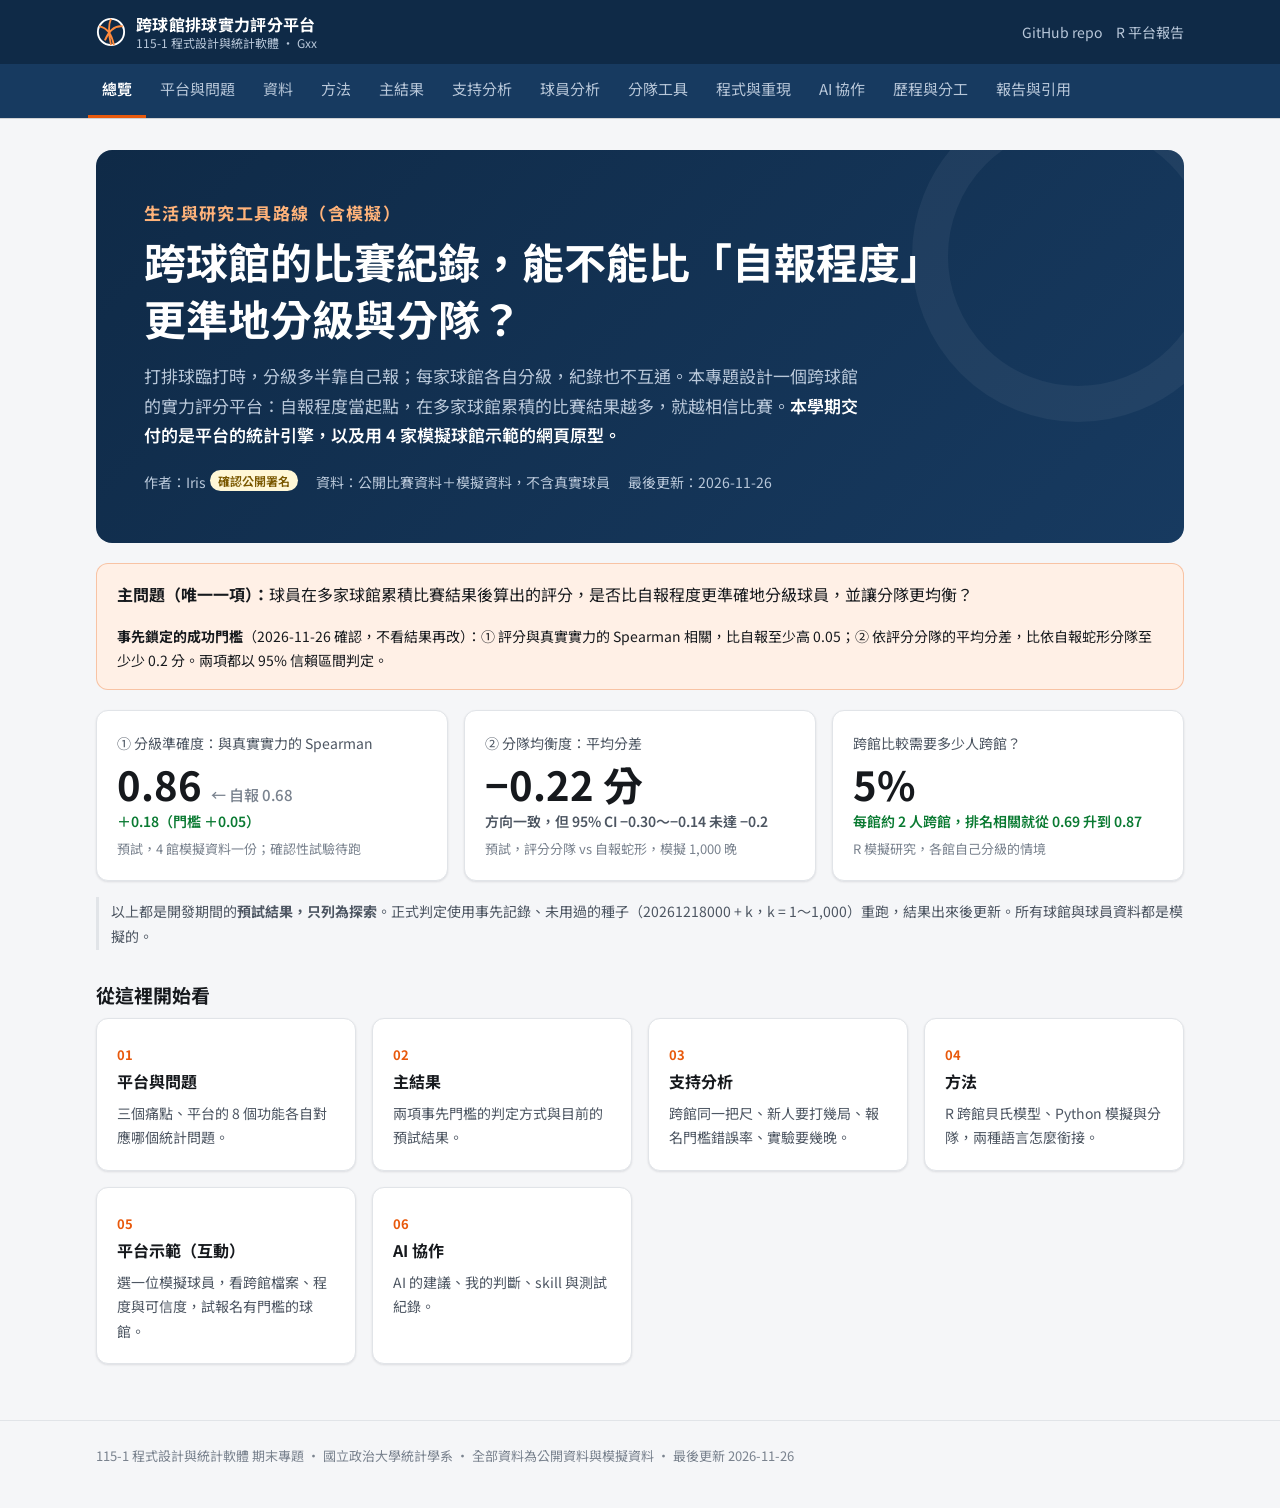
<file: index.htm>
<!DOCTYPE html>
<html lang="zh-Hant-TW">
<head>
  <meta charset="UTF-8">
  <meta name="viewport" content="width=device-width, initial-scale=1">
  <title>跨球館排球實力評分平台</title>
  <meta name="description" content="115-1 程式設計與統計軟體期末專題：跨球館排球實力評分與報名平台。用多家球館累積的比賽結果校正自報程度，支援報名門檻與分隊。全部以公開資料與 4 家模擬球館的模擬資料示範。">
  <link rel="preconnect" href="https://fonts.googleapis.com">
  <link rel="preconnect" href="https://fonts.gstatic.com" crossorigin>
  <link href="https://fonts.googleapis.com/css2?family=Noto+Sans+TC:wght@400;500;700&display=swap" rel="stylesheet">
  <link rel="stylesheet" href="assets/style.css">
  <script>document.documentElement.classList.add('js');</script>
</head>
<body>

<header class="site-header">
  <div class="wrap">
    <a class="brand" href="#overview">
      <svg width="30" height="30" viewBox="0 0 32 32" aria-hidden="true"><circle cx="16" cy="16" r="14" fill="none" stroke="currentColor" stroke-width="2"/><path d="M16 2c-3 6-3 14 0 28M3.5 10c6 1 13 6 15.5 20M28.5 10c-7-1-14 3-19 15" fill="none" stroke="#ff8a3d" stroke-width="2"/></svg>
      <span>跨球館排球實力評分平台<small>115-1 程式設計與統計軟體 · Gxx</small></span>
    </a>
    <nav class="header-links" aria-label="外部連結">
      <a href="https://github.com/damaria0971731211-sudo/StatSoft_FinalReport_Volleyball">GitHub repo</a>
      <a href="r-rating-model/platform_report.html">R 平台報告</a>
    </nav>
  </div>
</header>

<nav class="tabs" aria-label="章節">
  <ul>
    <li><a href="#overview">總覽</a></li>
    <li><a href="#platform">平台與問題</a></li>
    <li><a href="#data">資料</a></li>
    <li><a href="#methods">方法</a></li>
    <li><a href="#results">主結果</a></li>
    <li><a href="#support">支持分析</a></li>
    <li><a href="#players">球員分析</a></li>
    <li><a href="#demo">分隊工具</a></li>
    <li><a href="#repro">程式與重現</a></li>
    <li><a href="#ai">AI 協作</a></li>
    <li><a href="#process">歷程與分工</a></li>
    <li><a href="#deliverables">報告與引用</a></li>
  </ul>
</nav>

<main class="wrap">

<!-- ========== 總覽 ========== -->
<section class="panel" id="p-overview" aria-labelledby="h-overview">
  <div class="hero">
    <p class="eyebrow">生活與研究工具路線（含模擬）</p>
    <h1 id="h-overview">跨球館的比賽紀錄，能不能比「自報程度」更準地分級與分隊？</h1>
    <p>打排球臨打時，分級多半靠自己報；每家球館各自分級，紀錄也不互通。本專題設計一個跨球館的實力評分平台：自報程度當起點，在多家球館累積的比賽結果越多，就越相信比賽。<span class="q">本學期交付的是平台的統計引擎，以及用 4 家模擬球館示範的網頁原型。</span></p>
    <div class="hero-meta">
      <span>作者：Iris<span class="todo">確認公開署名</span></span>
      <span>資料：公開比賽資料＋模擬資料，不含真實球員</span>
      <span>最後更新：2026-11-26</span>
    </div>
  </div>

  <div class="callout" style="margin-top:20px">
    <p><b>主問題（唯一一項）：</b>球員在多家球館累積比賽結果後算出的評分，是否比自報程度更準確地分級球員，並讓分隊更均衡？</p>
    <p class="small"><b>事先鎖定的成功門檻</b>（2026-11-26 確認，不看結果再改）：① 評分與真實實力的 Spearman 相關，比自報至少高 0.05；② 依評分分隊的平均分差，比依自報蛇形分隊至少少 0.2 分。兩項都以 95% 信賴區間判定。</p>
  </div>

  <div class="grid g3 kpis">
    <div class="card kpi">
      <div class="label">① 分級準確度：與真實實力的 Spearman</div>
      <div class="value">0.86 <span class="from">← 自報 0.68</span></div>
      <div class="delta">＋0.18（門檻 ＋0.05）</div>
      <div class="sub">預試，4 館模擬資料一份；確認性試驗待跑</div>
    </div>
    <div class="card kpi">
      <div class="label">② 分隊均衡度：平均分差</div>
      <div class="value">−0.22 分</div>
      <div class="delta" style="color:var(--text-2)">方向一致，但 95% CI −0.30～−0.14 未達 −0.2</div>
      <div class="sub">預試，評分分隊 vs 自報蛇形，模擬 1,000 晚</div>
    </div>
    <div class="card kpi">
      <div class="label">跨館比較需要多少人跨館？</div>
      <div class="value">5%</div>
      <div class="delta">每館約 2 人跨館，排名相關就從 0.69 升到 0.87</div>
      <div class="sub">R 模擬研究，各館自己分級的情境</div>
    </div>
  </div>
  <p class="note">以上都是開發期間的<b>預試結果，只列為探索</b>。正式判定使用事先記錄、未用過的種子（20261218000 + k，k = 1～1,000）重跑，結果出來後更新。所有球館與球員資料都是模擬的。</p>

  <h3>從這裡開始看</h3>
  <div class="grid g3 navcards">
    <a class="card" href="#platform"><span class="num">01</span><h4>平台與問題</h4><p>三個痛點、平台的 8 個功能各自對應哪個統計問題。</p></a>
    <a class="card" href="#results"><span class="num">02</span><h4>主結果</h4><p>兩項事先門檻的判定方式與目前的預試結果。</p></a>
    <a class="card" href="#support"><span class="num">03</span><h4>支持分析</h4><p>跨館同一把尺、新人要打幾局、報名門檻錯誤率、實驗要幾晚。</p></a>
    <a class="card" href="#methods"><span class="num">04</span><h4>方法</h4><p>R 跨館貝氏模型、Python 模擬與分隊，兩種語言怎麼銜接。</p></a>
    <a class="card" href="platform/index.html"><span class="num">05</span><h4>平台示範（互動）</h4><p>選一位模擬球員，看跨館檔案、程度與可信度，試報名有門檻的球館。</p></a>
    <a class="card" href="#ai"><span class="num">06</span><h4>AI 協作</h4><p>AI 的建議、我的判斷、skill 與測試紀錄。</p></a>
  </div>
</section>

<!-- ========== 平台與問題 ========== -->
<section class="panel" id="p-platform" aria-labelledby="h-platform">
  <div class="panel-head">
    <p class="eyebrow">01 · 平台與問題</p>
    <h2 id="h-platform">平台的每個功能，背後都是一個統計問題</h2>
    <p>使用者看到的是功能；拿掉實力估計，就只剩報名表單。所以統計是這個作品的主體。</p>
    <div class="rubric"><span>對應評分：問題與構想 15</span><span>統計方法 20</span></div>
  </div>

  <div class="callout" style="display:flex;flex-wrap:wrap;gap:12px 20px;align-items:center;justify-content:space-between;margin-bottom:8px">
    <div><b>平台示範（互動）</b><br><span class="small muted">選一位模擬球員，看他的跨館個人檔案、估計程度與可信度，再試著報名有門檻的球館（放行／試打名額／擋下），最後看當晚自動分隊。</span></div>
    <a href="platform/index.html" style="flex:none;background:var(--accent);color:#fff;text-decoration:none;font-weight:600;border-radius:8px;padding:8px 16px">開啟平台示範 →</a>
  </div>

  <h3>三個痛點</h3>
  <div class="grid g3">
    <div class="card"><h4>1 實力不均</h4><p class="muted small">在政大體育館晚餐場、消夜場（一晚約 4 至 6 隊、每隊 4 至 6 人）觀察到：分隊後強者集中，比賽一面倒。</p></div>
    <div class="card"><h4>2 自報程度不準</h4><p class="muted small">校外球館報名多半自己選級別。有人高估、有人低估，同場的人體感都不好。</p></div>
    <div class="card"><h4>3 紀錄不互通</h4><p class="muted small">每家球館各自分級。在 A 館打過的紀錄到 B 館不算數，各館的「中級」標準也不一樣。</p></div>
  </div>

  <h3>功能 ↔ 統計問題</h3>
  <p class="muted small">第 2 列（分級）與第 6 列（分隊）回答主問題，其餘是支持分析，用來解釋主結果為何成立或不成立。</p>
  <div class="table-wrap">
    <table>
      <thead><tr><th>#</th><th>平台功能</th><th>統計問題</th><th>方法</th><th>範圍</th><th>結果在</th></tr></thead>
      <tbody>
        <tr><td>1</td><td>顯示我的程度</td><td>實力是多少？有多不確定？</td><td>每分為二項的邏輯斯模型、貝氏估計與 95% 區間</td><td>必做</td><td><a href="#methods">方法</a></td></tr>
        <tr class="hl"><td>2</td><td>校正自報程度</td><td>自報是否系統性高估或低估？哪些人誤差大？</td><td>配對比較、Bland–Altman 圖、誤差迴歸</td><td>必做 · 主問題</td><td><a href="#results">主結果</a></td></tr>
        <tr><td>3</td><td>跨館同一把尺</td><td>各館的「中級」一樣嗎？要多少人跨館才比得起來？</td><td>階層模型，球館為隨機效果；模擬不同跨館比例</td><td>必做</td><td><a href="#support">支持分析</a></td></tr>
        <tr><td>4</td><td>新手檔案</td><td>要打幾局評分才可信？</td><td>後驗區間寬度對局數的收斂；每晚更新 vs 批次估計</td><td>必做</td><td><a href="#support">支持分析</a></td></tr>
        <tr><td>5</td><td>報名門檻</td><td>擋錯人、放錯人的機率各多少？</td><td>分類問題：誤放、誤擋、ROC 選門檻</td><td>必做</td><td><a href="#support">支持分析</a></td></tr>
        <tr class="hl"><td>6</td><td>自動分隊</td><td>哪種分法比賽最接近？</td><td>模擬實驗比較三種分法的分差與信賴區間</td><td>必做 · 主問題</td><td><a href="#results">主結果</a></td></tr>
        <tr><td>7</td><td>分隊成效驗證</td><td>真實球館要試幾晚才看得出差異？</td><td>模擬型檢定力分析</td><td>選做</td><td><a href="#support">支持分析</a></td></tr>
        <tr><td>8</td><td>推薦搭檔</td><td>哪些人一起打特別好？</td><td>兩人同隊交互項、強度收縮</td><td>選做</td><td><a href="#players">球員分析</a></td></tr>
      </tbody>
    </table>
  </div>

  <h3>本學期做到哪裡</h3>
  <div class="grid g3">
    <div class="card"><h4>必做</h4><p class="small muted">多球館模擬產生器、R 跨館貝氏實力模型（球館校正、自報先驗）、Python 每晚更新＋門檻＋分隊、評分 vs 自報的模擬比較、本網頁。</p></div>
    <div class="card"><h4>選做</h4><p class="small muted">搭檔默契、攻擊成功率示範、球員進步的情境。</p></div>
    <div class="card"><h4>未來工作（本學期不做）</h4><p class="small muted">真實帳號與登入、後端資料庫、球館系統串接、金流、真實球員資料與現場記錄。</p></div>
  </div>
</section>

<!-- ========== 資料 ========== -->
<section class="panel" id="p-data" aria-labelledby="h-data">
  <div class="panel-head">
    <p class="eyebrow">02 · 資料</p>
    <h2 id="h-data">公開資料是證據，模擬資料是示範</h2>
    <p>不蒐集任何野場個人資料。兩份彼此獨立的公開資料用來設定參數與驗證模型；4 家模擬球館的資料用來回答主問題、示範平台。</p>
    <div class="rubric"><span>對應評分：資料品質 15</span></div>
  </div>
  <div class="table-wrap">
    <table>
      <thead><tr><th>編號</th><th>資料</th><th class="num">規模</th><th>來源與授權</th><th>用途</th></tr></thead>
      <tbody>
        <tr><td>D1</td><td>DataVolley 範例比賽（逐球紀錄）</td><td class="num">127 球</td><td>R 套件 <a href="https://github.com/openvolley/datavolley">datavolley</a>，MIT</td><td>校準模擬器的得分、攻擊、發球機率</td></tr>
        <tr><td>D2</td><td>德國排球甲級聯賽每局比分 2013/14–2018/19</td><td class="num">6,330 局</td><td>R 套件 <a href="https://github.com/bozhinvi/volleystat">volleystat</a>，CC0</td><td>樣本外驗證實力模型；與模擬器交叉驗證</td></tr>
        <tr><td>D3</td><td>4 家模擬球館</td><td class="num">150 人、8 週、772 局</td><td>本專題 <code>volley-sim/platform_sim.py</code>，種子 20261126</td><td>回答主問題與支持分析；示範平台</td></tr>
      </tbody>
    </table>
  </div>

  <h3>4 家模擬球館</h3>
  <p class="muted small">V01 以政大體育館野場的時段與賽制為藍本，其餘三館是虛構的。各館水準與「自評文化」都是假設值，只寫在 <code>truth/</code>，模型看不到。</p>
  <div class="table-wrap">
    <table>
      <thead><tr><th>館</th><th>時段與賽制</th><th>報名門檻</th><th class="num">主場人數</th></tr></thead>
      <tbody>
        <tr><td>V01 政大體育館野場（模擬）</td><td>週一～四晚餐場、消夜場；15 或 20 分</td><td>無</td><td class="num">62</td></tr>
        <tr><td>V02 虛構球館 B（市區付費臨打）</td><td>週二、四、六晚上；25 分</td><td>無</td><td class="num">46</td></tr>
        <tr><td>V03 虛構球館 C（進階場）</td><td>週三、六晚上；25 分</td><td>自報 ≥ 4 級</td><td class="num">22</td></tr>
        <tr><td>V04 虛構球館 D（新手友善）</td><td>週一、五、日晚上；15 分</td><td>自報 ≤ 3 級</td><td class="num">20</td></tr>
      </tbody>
    </table>
  </div>
  <p class="note">自報程度 = 真實實力 ＋ 主場的自評文化 ＋ 整體高估 ＋ 個人誤差，再切成 1～5 級。150 人中有 17 人在兩館以上出賽，各館之間要靠他們「串起來」。</p>

  <h3>三步整合</h3>
  <ol class="muted">
    <li><b>校準</b>：用 D1 的逐球資料估「實力差 → 每分得分機率」，餵給 D3 模擬器。</li>
    <li><b>驗證模型</b>：用 D2 德甲資料，以上半季估實力、預測下半季每局勝負（命中率 69%）。</li>
    <li><b>交叉驗證模擬器</b>：德甲與模擬都有 25 分局，比較兩者每局分差的分布。<span class="todo">進行中</span></li>
  </ol>
  <p class="note">生成規則與欄位：<a href="volley-sim/README.md">volley-sim/README.md</a>。職業選手實力遠高於臨打，只借「分布形狀與相對差距」，不直接當成臨打數值，這列為限制。</p>
</section>

<!-- ========== 方法 ========== -->
<section class="panel" id="p-methods" aria-labelledby="h-methods">
  <div class="panel-head">
    <p class="eyebrow">03 · 方法</p>
    <h2 id="h-methods">R 估實力，Python 模擬、門檻與分隊</h2>
    <p>兩種語言各做一件實質的事，用 CSV 銜接；另以 R 批次估計當參考答案，獨立檢核 Python 的每晚更新。</p>
    <div class="rubric"><span>對應評分：統計方法 20</span><span>程式與重現 15</span></div>
  </div>

  <div class="flow" role="list" aria-label="分析流程">
    <div class="step" role="listitem"><span class="lang py">Python</span><h4>1 模擬 4 家球館</h4><p>依 D1 校準的參數，逐球模擬 8 週、150 人的跨館報名與比賽。</p><div class="io">輸出 players.csv、matches.csv</div></div>
    <div class="step" role="listitem"><span class="lang r">R</span><h4>2 跨館實力評分</h4><p>階層貝氏模型：自報當先驗、球館為隨機效果，附 95% 區間。</p><div class="io">輸出 ratings_platform_demo.csv</div></div>
    <div class="step" role="listitem"><span class="lang py">Python</span><h4>3 門檻與分隊</h4><p>後驗機率決定是否放行；依評分最佳化分隊。</p><div class="io">輸出放行與分隊結果</div></div>
    <div class="step" role="listitem"><span class="lang py">Python</span><h4>4 模擬比較</h4><p>同一批夜晚用三種方法各分一次，比較分差。</p><div class="io">輸出 summary.json</div></div>
  </div>

  <h3>R：跨館貝氏實力模型</h3>
  <div class="grid g2">
    <div class="card">
      <p>把一局的每一分當成一次伯努利試驗，A 隊得分機率由兩隊平均實力差決定。同一局兩隊在同一館，所以球館只出現在先驗。</p>
      <pre><code>logit P(A 得分) = θ̄A − θ̄B + δ (nA − nB)
θi ~ N(α主場 + β·(自報i − 3), σ²)
αv ~ N(0, σv²)          各館平均實力</code></pre>
      <p class="small muted">σ、σv 用經驗貝氏（Laplace 近似的邊際概似）估計。打得少的人貼近自報先驗，打得多的人由比賽決定；沒有人跨館時，球館差距只剩先驗，模型會給很寬的區間。只用 base R 與 Matrix。</p>
    </div>
    <div class="card">
      <h4>驗證</h4>
      <div class="table-wrap">
        <table>
          <thead><tr><th>驗證</th><th>結果</th></tr></thead>
          <tbody>
            <tr><td>D2 德甲真實比分，預測下半季 3,105 局</td><td>命中率 69%，log loss 0.585（擲硬幣 0.693）</td></tr>
            <tr><td>R 自己的跨館模擬，跑館 10%</td><td>排名相關 0.88，95% 區間涵蓋 94.7%</td></tr>
            <tr><td>D3 Python 4 館模擬（機制不同）</td><td>排名相關 0.86，比自報的 0.68 高</td></tr>
          </tbody>
        </table>
      </div>
      <p class="small"><a href="r-rating-model/platform_report.html">平台版 R 報告</a> · <a href="r-rating-model/report.html">單館版 R 報告</a></p>
    </div>
  </div>

  <h3>Python：三種分隊方法</h3>
  <div class="grid g3">
    <div class="card tight"><h4><span style="color:var(--series-1)">●</span> 隨機（基準）</h4><p class="small muted">把報名的人隨機分成 4 到 6 隊，模擬現場臨時湊隊。</p></div>
    <div class="card tight"><h4><span style="color:var(--series-2)">●</span> 自報程度蛇形（主問題的比較對象）</h4><p class="small muted">依自報 1–5 級排序，用 1→N、N→1 的蛇形順序輪流分人。這是現場最常見的做法。</p></div>
    <div class="card tight"><h4><span style="color:var(--series-3)">●</span> 評分最佳化</h4><p class="small muted">以實力評分做蛇形起點，再兩兩交換球員，縮小最強與最弱隊的差距，並盡量讓每隊有舉球員。</p></div>
  </div>
</section>

<!-- ========== 主結果 ========== -->
<section class="panel" id="p-results" aria-labelledby="h-results">
  <div class="panel-head">
    <p class="eyebrow">04 · 主結果</p>
    <h2 id="h-results">兩項事先門檻：目前的預試結果</h2>
    <p>判定規則事先寫死：95% 信賴區間整段達門檻算「成立」；區間含 0 算「不成立」；其餘算「方向一致但未達門檻」。三種結果都照實報告。</p>
    <div class="rubric"><span>對應評分：統計方法 20</span><span>問題與構想 15</span></div>
  </div>

  <div class="table-wrap">
    <table>
      <thead><tr><th>指標</th><th>事先門檻</th><th>預試結果（探索）</th><th>預試判讀</th><th>確認性試驗</th></tr></thead>
      <tbody>
        <tr><td>① 分級準確度：Spearman（評分 − 自報）</td><td>≥ ＋0.05</td><td>4 館模擬：0.86 − 0.68 = ＋0.18<br><span class="small muted">單館模擬：0.86 − 0.77 = ＋0.09</span></td><td>方向一致，差距遠大於門檻；預試只有單一資料集，尚無區間</td><td><span class="todo">待跑</span></td></tr>
        <tr><td>② 分隊均衡度：平均分差（評分分隊 − 自報蛇形）</td><td>≤ −0.2 分</td><td>−0.22 分（95% CI −0.30～−0.14），配對 1,000 晚<br><span class="small muted">換另一套模擬引擎：−0.24（−0.37～−0.10）</span></td><td>方向一致但未達門檻：區間靠近 0 的一端 −0.14 沒有超過 −0.2</td><td><span class="todo">待跑</span></td></tr>
      </tbody>
    </table>
  </div>
  <p class="note">確認性試驗使用事先記錄的新種子 20261218000 + k（k = 1～1,000），結果出來前不再調整模型或門檻。</p>

  <h3>指標 ②：三種分隊方法的比較（預試）</h3>
  <div class="card">
    <div class="legend" aria-hidden="true"><span><i style="background:var(--series-1)"></i>隨機</span><span><i style="background:var(--series-2)"></i>自報程度蛇形</span><span><i style="background:var(--series-3)"></i>評分最佳化</span></div>
    <div class="grid g3" id="chart-methods"></div>
    <figcaption>圖 1　三種分隊方法的比賽結果（單館模擬 1,000 晚，資料：<a href="python-team-split/results/summary.json">summary.json</a>）。點是平均，橫線是 95% 信賴區間；把滑鼠移到點上可看數值。</figcaption>
  </div>

  <div class="table-wrap" style="margin-top:16px">
    <table>
      <thead><tr><th>指標</th><th class="num">隨機</th><th class="num">自報程度蛇形</th><th class="num">評分最佳化</th><th>評分最佳化 − 蛇形（95% CI）</th></tr></thead>
      <tbody>
        <tr><td>平均分差（主指標）</td><td class="num">5.53</td><td class="num">5.05</td><td class="num"><b>4.83</b></td><td>−0.22 分（−0.30～−0.14）</td></tr>
        <tr><td>接近比賽比例（分差 ≤ 3）</td><td class="num">33.6%</td><td class="num">38.1%</td><td class="num"><b>41.1%</b></td><td>＋2.9 個百分點（1.5～4.4）</td></tr>
        <tr><td>懸殊比賽比例（分差 ≥ 10）</td><td class="num">12.7%</td><td class="num">8.6%</td><td class="num"><b>7.2%</b></td><td>−1.4 個百分點（−2.2～−0.6）</td></tr>
        <tr><td>最強與最弱隊真實實力差</td><td class="num">1.00</td><td class="num">0.65</td><td class="num"><b>0.37</b></td><td>−0.28（−0.30～−0.27）</td></tr>
      </tbody>
    </table>
  </div>

  <h3>怎麼解讀</h3>
  <ul class="muted">
    <li>評分分隊讓最強與最弱隊的實力差縮小一半以上，但臨打只打 15 或 20 分、隨機性大，平均分差只少約 0.2 分，剛好落在門檻邊緣。</li>
    <li>和隨機分隊比，差距明顯得多（平均分差 −0.70 分，接近比賽多 7.5 個百分點）；但主問題的比較對象是現場常用的自報蛇形。</li>
    <li>敏感度分析：自報越不準，評分分隊的優勢越大；評分本身誤差越大，優勢越小。9 種情境下評分最佳化都最好。</li>
  </ul>
</section>

<!-- ========== 支持分析 ========== -->
<section class="panel" id="p-support" aria-labelledby="h-support">
  <div class="panel-head">
    <p class="eyebrow">05 · 支持分析</p>
    <h2 id="h-support">跨館、新人、門檻與實驗設計</h2>
    <p>這些分析解釋主結果為何成立或不成立，不另外宣稱「通過」。全部是模擬結果。</p>
    <div class="rubric"><span>對應評分：統計方法 20</span></div>
  </div>

  <h3>功能 3：跨館同一把尺</h3>
  <div class="grid g2">
    <figure class="card">
      <img src="r-rating-model/figures/platform-bridge-plot-1.png" alt="兩張折線圖：跑館比例從 0% 到 20% 時，三種模型的跨館排名相關與 95% 區間涵蓋率。階層模型在 5% 以上明顯較好。" loading="lazy">
      <figcaption>圖 2　各館自己分級時，跑館比例與跨館排名準確度（R 模擬，各 100 次）。</figcaption>
    </figure>
    <div class="card">
      <h4>重點</h4>
      <ul class="small muted">
        <li>不加球館效果，跨館排名會錯，而且區間過窄：跑館 10% 時，單館模型的 Spearman 0.77、涵蓋率 84%。</li>
        <li>階層模型在跑館 5%（每館約 2 人）時就升到 0.87，10% 時 0.88。</li>
        <li>完全沒有人跨館時，模型無法比較各館，但會誠實地放寬區間（涵蓋率仍有 89%）。</li>
        <li>在 Python 4 館資料上，階層模型<b>沒有</b>比單館模型好（兩者都是 0.86）。原因是那份資料的自報本來就用全台同一把尺，自報已經把各館連起來。這是不利結果，照實列出。</li>
      </ul>
    </div>
  </div>

  <h3>功能 4：新人要打幾局評分才可信？</h3>
  <div class="grid g2">
    <figure class="card">
      <img src="r-rating-model/figures/platform-cold-width-1.png" alt="折線圖：新人 95% 區間半寬隨上場局數縮小，自報準確與不填自報兩條線。" loading="lazy">
      <figcaption>圖 3　新人 95% 區間半寬隨上場局數縮小（400 位模擬新人）。</figcaption>
    </figure>
    <div class="card">
      <h4>重點</h4>
      <ul class="small muted">
        <li>自報準確的新人要打約 53 局（約 11 晚）區間才縮到一個級距。一局只有一個比分，卻要分給 4～6 位隊友，個人資訊被稀釋。</li>
        <li>不填自報要 69 局：一個大致誠實的自報，抵得上約 16 局比賽。</li>
        <li>自報錯 2 級，約 29 局修正一半。</li>
        <li>平台建議：等級旁顯示可信度；新人先打「定級場」；每局即時更新、每晚關館後用批次模型重估。</li>
      </ul>
    </div>
  </div>

  <h3>功能 5：報名門檻要設多嚴？</h3>
  <div class="grid g2">
    <figure class="card">
      <img src="python-team-split/figures/q5_tradeoff.png" alt="誤放率與正確放行率的取捨圖，標出自報 4 級以上放行、Youden、誤放率 5% 等門檻位置。" loading="lazy">
      <figcaption>圖 4　不同門檻下誤放與正確放行的取捨。</figcaption>
    </figure>
    <div class="card">
      <h4>重點</h4>
      <ul class="small muted">
        <li>只看自報 ≥ 4 級就放行：放行的人約三分之一其實未達標。</li>
        <li>改用「自報當先驗、比賽紀錄更新」的後驗機率，在差不多的正確放行率下，誤放率從約 24% 降到約 17%。</li>
        <li>門檻多嚴是價值判斷；誤放成本是誤擋的 2 倍時，最佳門檻約 P ≥ 0.67。</li>
        <li>約 150 局後八成的人能判定，單館累積太慢，這正是跨館的理由。</li>
      </ul>
      <p class="small"><a href="python-team-split/docs/Q5_Q6_結果說明.md">第 5、6 題完整說明</a><span class="todo">數字待依新資料重跑確認</span></p>
    </div>
  </div>

  <h3>功能 7：真實球館要試幾晚？</h3>
  <div class="grid g2">
    <figure class="card">
      <img src="python-team-split/figures/q6_power.png" alt="檢定力曲線：每組晚數增加時，評分分隊對隨機與對自報蛇形的檢定力。" loading="lazy">
      <figcaption>圖 5　以「晚」為單位隨機分派的檢定力（α = 0.05）。</figcaption>
    </figure>
    <div class="card">
      <h4>重點</h4>
      <ul class="small muted">
        <li>評分分隊 vs 隨機：效果中等（d = 0.52），每組約 64 晚，一個球館約 16 週。</li>
        <li>評分分隊 vs 自報蛇形：效果小（d = 0.17），每組約 512 晚，單館要兩年多；串連 20 館約 6～7 週。<b>單館做不到的實驗，平台做得到。</b></li>
        <li>實驗必須以「晚」為單位：把同一晚的局當獨立樣本，名目 5% 的檢定會有 7～8% 誤報。</li>
      </ul>
    </div>
  </div>

  <h3>功能 2：誰容易高估自己？</h3>
  <div class="card">
    <p class="small muted">用不含自報先驗的估計實力，推算每個人「應有的級數」。個人的高估或低估抓得到（與真值相關 0.88），可以當作平台提醒；但性別、球齡、主場等群體效果在 150 人時大多不顯著，是檢定力不足。完整的自報偏誤檢定<span class="todo">進行中</span>。</p>
    <p class="small"><a href="r-rating-model/platform_report.html">平台版 R 報告第 6.1 節</a></p>
  </div>
</section>

<!-- ========== 球員分析 ========== -->
<section class="panel" id="p-players" aria-labelledby="h-players">
  <div class="panel-head">
    <p class="eyebrow">06 · 球員分析</p>
    <h2 id="h-players">實力、攻擊、位置與搭檔</h2>
    <p>以單館模擬（政大野場藍本，6 週、229 局）示範平台能產出的球員統計，對應功能 1 與功能 8。所有球員都是模擬代號；實際使用時只給本人看自己的資料，不公開排名。</p>
    <div class="rubric"><span>對應評分：統計方法 20</span><span>資料品質 15</span></div>
  </div>

  <h3>查一位球員</h3>
  <div class="card">
    <div class="picker"><label for="player-select">球員</label><select id="player-select"></select><span class="small muted" id="player-sub"></span></div>
    <div class="stat-row" id="player-stats"></div>
    <div class="grid g2" style="margin-top:16px">
      <div>
        <h4>實力在全體中的位置</h4>
        <div class="chart" id="chart-forest"></div>
        <figcaption>80 位球員的估計實力（點）與 95% 區間（線），由高到低排列；橘色是目前選的球員。</figcaption>
      </div>
      <div>
        <h4>最常同隊的搭檔</h4>
        <div class="table-wrap"><table id="partner-table"><thead><tr><th>搭檔</th><th class="num">同隊局數</th><th>默契估計（95% CI）</th></tr></thead><tbody></tbody></table></div>
        <p class="small muted">默契 &gt; 0 表示兩人同隊時表現比各自實力加總更好。所有區間都跨過 0，見下方說明。</p>
      </div>
    </div>
  </div>

  <h3>攻擊成功率與位置</h3>
  <div class="grid g2">
    <div class="card">
      <div class="chart" id="chart-position"></div>
      <figcaption>圖 2　各位置的攻擊得分率（得分 ÷ 攻擊次數）與 95% Wilson 區間。自由球員不攻擊，未列入。</figcaption>
    </div>
    <div class="card">
      <h4>怎麼讀這張圖</h4>
      <p class="small muted">主攻的得分率約 30%，接應約 27%。差距不大，而且模擬器裡攻擊得分只跟球員實力有關、不看位置，所以這裡的差異反映的是「各位置剛好分到的球員實力」，不是位置本身的效果。</p>
      <p class="small muted">區間假設每次攻擊獨立；同一位球員的多次攻擊其實相關，真正的區間會更寬。</p>
      <div class="table-wrap"><table id="position-table"><thead><tr><th>位置</th><th class="num">人數</th><th class="num">攻擊次數</th><th class="num">得分率</th><th class="num">攻擊效率</th></tr></thead><tbody></tbody></table></div>
      <p class="small muted">攻擊效率 =（得分 − 失誤 − 被攔）÷ 攻擊次數。</p>
    </div>
  </div>

  <h3>「跟誰很合」估得出來嗎？</h3>
  <div class="callout">
    <p><b>結論：搭檔次數可以算，但默契目前估不出來。</b> 6 週裡共出現 <span id="n-pairs">1,190</span> 種同隊組合，同隊 5 局以上的只有 <span id="n-pairs5">302</span> 對，最多的一對也只有 19 局。R 模型估出的每一對默契，95% 區間全部跨過 0。</p>
    <p class="small">R 的模擬研究也一致：即使有 32 晚資料，估計默契與真實默契的相關只有 0.18。所以分隊只用個人實力，「默契」只當探索性指標，並附上區間。</p>
  </div>
  <h4 style="margin-top:20px">同隊次數最多的組合</h4>
  <div class="table-wrap"><table id="toppairs-table"><thead><tr><th>組合</th><th class="num">同隊局數</th></tr></thead><tbody></tbody></table></div>
</section>

<!-- ========== 分隊工具 ========== -->
<section class="panel" id="p-demo" aria-labelledby="h-demo">
  <div class="panel-head">
    <p class="eyebrow">07 · 分隊工具</p>
    <h2 id="h-demo">在瀏覽器裡直接分隊</h2>
    <p>Python 分隊程式透過 Pyodide 在瀏覽器裡執行，不用安裝任何東西。第一次載入約需 20 到 40 秒。</p>
    <div class="rubric"><span>對應評分：程式與重現 15</span><span>表達 10</span></div>
  </div>

  <div class="callout" style="display:flex;flex-wrap:wrap;gap:12px 20px;align-items:center;justify-content:space-between;margin-bottom:8px">
    <div><b>平台示範（互動）</b><br><span class="small muted">選一位模擬球員，看他的跨館個人檔案、估計程度與可信度，再試著報名有門檻的球館（放行／試打名額／擋下），最後看當晚自動分隊。</span></div>
    <a href="platform/index.html" style="flex:none;background:var(--accent);color:#fff;text-decoration:none;font-weight:600;border-radius:8px;padding:8px 16px">開啟平台示範 →</a>
  </div>
  <div class="grid g2">
    <div class="card">
      <h4>操作步驟</h4>
      <ol>
        <li>打開分隊工具，等上方狀態顯示載入完成。</li>
        <li>貼上今晚的報名名單（代號、自評程度、位置），或用內建範例。</li>
        <li>選分隊方法與隊數，按「分隊」。</li>
        <li>查看各隊名單與預估實力差距。</li>
      </ol>
      <p><a class="card tight" style="display:inline-block;text-decoration:none;font-weight:600" href="python-team-split/web/split.html">開啟分隊工具 →</a></p>
    </div>
    <div class="card">
      <h4>如果工具打不開</h4>
      <p class="small muted">工具需要從網路載入 Pyodide。離線時可以在電腦上直接執行同一份程式：</p>
      <pre><code>cd python-team-split
python -m volleysplit split data/sample_signups.csv \
  --ratings data/sample_ratings.csv</code></pre>
      <p class="small muted">固定示例的結果在 <a href="python-team-split/results/demo_night.json">results/demo_night.json</a>。<span class="todo">補工具截圖</span></p>
    </div>
  </div>
</section>

<!-- ========== 程式與重現 ========== -->
<section class="panel" id="p-repro" aria-labelledby="h-repro">
  <div class="panel-head">
    <p class="eyebrow">08 · 程式與重現</p>
    <h2 id="h-repro">每個結果都可以從原始碼重跑</h2>
    <p>所有隨機過程都有固定種子。2026-11-26 在乾淨環境實測：60 項測試通過，兩個模擬器重跑的輸出逐位元相同。</p>
    <div class="rubric"><span>對應評分：程式與重現 15</span></div>
  </div>
  <div class="table-wrap">
    <table>
      <thead><tr><th>資料夾</th><th>語言</th><th>做什麼</th><th>測試與環境</th></tr></thead>
      <tbody>
        <tr><td><a href="volley-sim/README.md">volley-sim/</a></td><td>Python</td><td>單館與 4 館模擬資料產生器</td><td>固定種子；<code>SHA256SUMS.txt</code> 可核對</td></tr>
        <tr><td><a href="r-rating-model/README.md">r-rating-model/</a></td><td>R</td><td>實力評分模型、跨館階層模型、冷啟動、三層驗證</td><td>模擬研究 100～200 次重複；<code>renv.lock</code></td></tr>
        <tr><td><a href="python-team-split/README.md">python-team-split/</a></td><td>Python</td><td>報名、分隊、模擬比較、門檻與實驗設計、網頁工具</td><td>pytest 60 項；<code>requirements.txt</code></td></tr>
        <tr><td><a href="ai-skill/README.md">ai-skill/</a></td><td>Python</td><td>分隊檢查 AI skill 與 5 次執行紀錄</td><td>含 2 個邊界案例與暴力解檢核</td></tr>
      </tbody>
    </table>
  </div>
  <h3>重跑主要結果</h3>
  <pre><code>pip install -r requirements.txt
cd volley-sim && python platform_sim.py && python volley_sim.py && cd ..
cd python-team-split && python -m volleysplit simulate --reps 1000 && python -m pytest -q && cd ..
cd r-rating-model && Rscript analysis/06_platform_python.R && cd ..</code></pre>
  <p class="note">完整步驟與每步時間見 <a href="README.md">README</a>。GitHub repo：<a href="https://github.com/damaria0971731211-sudo/StatSoft_FinalReport_Volleyball">StatSoft_FinalReport_Volleyball</a>　交件版本 tag <code>final-v1.0</code><span class="todo">定稿時建立</span></p>
</section>

<!-- ========== AI 協作 ========== -->
<section class="panel" id="p-ai" aria-labelledby="h-ai">
  <div class="panel-head">
    <p class="eyebrow">09 · AI 協作</p>
    <h2 id="h-ai">AI 提建議，我做判斷</h2>
    <p>使用 Claude（claude.ai 專案，多條平行工作線）。每個重要決定都記下 AI 的建議、我採納或拒絕的理由，以及對應的檔案。</p>
    <div class="rubric"><span>對應評分：AI 協作 15</span></div>
  </div>
  <ul class="ai-flow" aria-label="Agent 工作流程">
    <li><b>1</b>Define</li><li><b>2</b>Plan</li><li><b>3</b>Review</li><li><b>4</b>Code</li><li><b>5</b>Test</li><li><b>6</b>Reflect</li>
  </ul>

  <h3>關鍵決策</h3>
  <div class="table-wrap">
    <table>
      <thead><tr><th>AI 的建議</th><th>我的判斷</th><th>影響</th></tr></thead>
      <tbody>
        <tr><td>報名＋分隊單獨做會被看成只有表單，建議以實力估計當統計核心</td><td>接受；題目與場地規模由我提出</td><td>確立研究方向</td></tr>
        <tr><td>這週開始在現場記錄野場比分</td><td><b>拒絕</b>：沒辦法在現場收集</td><td>改為公開資料＋模擬資料</td></tr>
        <tr><td>成果可以做 Streamlit 或 LINE 流程</td><td>改為 GitHub Pages 網頁</td><td>決定成果形式</td></tr>
        <tr><td>—</td><td>我加入校外球館的經驗：自報不準、紀錄不互通</td><td>題目擴大成跨球館平台</td></tr>
        <tr><td>主問題有 6 題並列</td><td>收斂成 1 個主問題，並事先鎖定兩項門檻</td><td>避免看結果再挑指標</td></tr>
      </tbody>
    </table>
  </div>

  <h3>證據檔</h3>
  <div class="grid g3">
    <a class="card tight" href="ai-skill/skills/balance-teams/SKILL.md"><h4>AI skill：balance-teams</h4><p class="small muted">分隊平衡檢核；跑 5 次，含髒資料與人數不足兩個邊界案例。</p></a>
    <a class="card tight" href="ai-skill/docs/skill-run-log.md"><h4>Skill 執行與錯誤修正</h4><p class="small muted">測試中發現報告人數與檔案列數不一致（D01）並修正。</p></a>
    <a class="card tight" href="ai-log/00_階段大綱.md"><h4>AI 協作階段大綱</h4><p class="small muted">每個階段在做什麼、完成什麼、下一步，以及我做的關鍵決定。</p></a>
    <a class="card tight" href="ai-skill/docs/agent-workflow-template.md"><h4>Agent 工作流程</h4><p class="small muted">Define 到 Reflect 六步驟的實例。<span class="todo">Review、Reflect 待填</span></p></a>
    <a class="card tight" href="ai-skill/docs/vibe-coding-log-template.md"><h4>Vibe coding 紀錄</h4><p class="small muted">網站改版：需求原文、生成版本、人工修改與前後差異。<span class="todo">待填</span></p></a>
  </div>
</section>

<!-- ========== 歷程與分工 ========== -->
<section class="panel" id="p-process" aria-labelledby="h-process">
  <div class="panel-head">
    <p class="eyebrow">10 · 歷程與分工</p>
    <h2 id="h-process">一人一組，用外部試跑補交叉檢查</h2>
    <div class="rubric"><span>對應評分：團隊合作 10</span></div>
  </div>
  <div class="table-wrap">
    <table>
      <thead><tr><th>成員</th><th>負責項目</th><th>對應成果</th><th>審查人</th></tr></thead>
      <tbody><tr><td>Iris</td><td>題目、主問題與門檻、方法選擇、全部成果的審查與整合</td><td>本網站所有內容</td><td>外部試跑同學<span class="todo">待補</span></td></tr></tbody>
    </table>
  </div>
  <h3>里程碑</h3>
  <div class="table-wrap">
    <table>
      <thead><tr><th>日期</th><th>里程碑</th><th>狀態</th></tr></thead>
      <tbody>
        <tr><td>2026-11-26</td><td>題目擴大為跨球館平台；主問題與門檻鎖定；模擬器、R 模型、Python 原型、AI skill、網站完成初版</td><td>完成</td></tr>
        <tr><td>2026-11-28</td><td>提案定稿交老師</td><td>進行中</td></tr>
        <tr><td>2026-12-03</td><td>AI 流程圖、基準比較、德甲 × 模擬交叉驗證</td><td>—</td></tr>
        <tr><td>2026-12-11</td><td>Skill 與測試回報</td><td>—</td></tr>
        <tr><td>2026-12-17</td><td>完整測試版、外部同學試跑與重跑</td><td>—</td></tr>
        <tr><td>2026-12-18</td><td>確認性試驗、定稿交件（23:59）</td><td>—</td></tr>
      </tbody>
    </table>
  </div>
  <p class="note">各階段紀錄：<a href="ai-log/00_階段大綱.md">ai-log/00_階段大綱.md</a></p>
</section>

<!-- ========== 報告與引用 ========== -->
<section class="panel" id="p-deliverables" aria-labelledby="h-deliverables">
  <div class="panel-head">
    <p class="eyebrow">11 · 報告與引用</p>
    <h2 id="h-deliverables">交件檔案、引用與授權</h2>
    <div class="rubric"><span>對應評分：表達 10</span></div>
  </div>
  <div class="grid g2">
    <div class="card">
      <h4>報告與媒體</h4>
      <ul class="links">
        <li><span>書面報告</span><span><a href="report/Gxx_Report.pdf">PDF</a> · <a href="report/Gxx_Report.docx">Word</a><span class="todo">待補</span></span></li>
        <li><span>簡報</span><span><a href="slides/Gxx_Slides.pdf">PDF</a> · <a href="slides/Gxx_Slides.pptx">PPTX</a><span class="todo">待補</span></span></li>
        <li><span>專題影片（5–7 分鐘）</span><span>雲端觀看連結<span class="todo">待補</span></span></li>
        <li><span>字幕與文字稿</span><span><span class="todo">待補</span></span></li>
        <li><span>R 平台版報告</span><span><a href="r-rating-model/platform_report.html">HTML</a></span></li>
        <li><span>R 單館版報告</span><span><a href="r-rating-model/report.html">HTML</a></span></li>
      </ul>
    </div>
    <div class="card">
      <h4>引用與授權</h4>
      <ul class="links">
        <li><span>D1 datavolley（範例比賽）</span><span class="what">MIT · <a href="https://github.com/openvolley/datavolley">GitHub</a></span></li>
        <li><span>D2 volleystat（德甲比分）</span><span class="what">CC0 · <a href="https://github.com/bozhinvi/volleystat">GitHub</a></span></li>
        <li><span>Pyodide（瀏覽器執行 Python）</span><span class="what">MPL-2.0</span></li>
        <li><span>Noto Sans TC 字型</span><span class="what">SIL OFL</span></li>
        <li><span>檔案清單</span><span><a href="Gxx_manifest.csv">Gxx_manifest.csv</a></span></li>
      </ul>
    </div>
  </div>
  <h3>公開範圍與已知問題</h3>
  <ul class="muted">
    <li>網站、程式與模擬資料全部公開；不含任何真實球員個資。模擬球員一律用代號。</li>
    <li>真實平台的個資設計列在報告：跨館累積紀錄需球員同意、評分不公開排名、只對球館顯示「是否達門檻」。</li>
    <li>組別代號、教師網頁樣版尚未公布，暫以 Gxx 表示。</li>
    <li>「模擬＋公開資料」已向老師詢問，待回覆。</li>
  </ul>
</section>

</main>

<footer>
  <div class="wrap">115-1 程式設計與統計軟體 期末專題 · 國立政治大學統計學系 · 全部資料為公開資料與模擬資料 · 最後更新 2026-11-26</div>
</footer>

<div class="tooltip" id="tooltip" role="tooltip"></div>
<script src="assets/data.js"></script>
<script src="assets/app.js"></script>
</body>
</html>
</file>
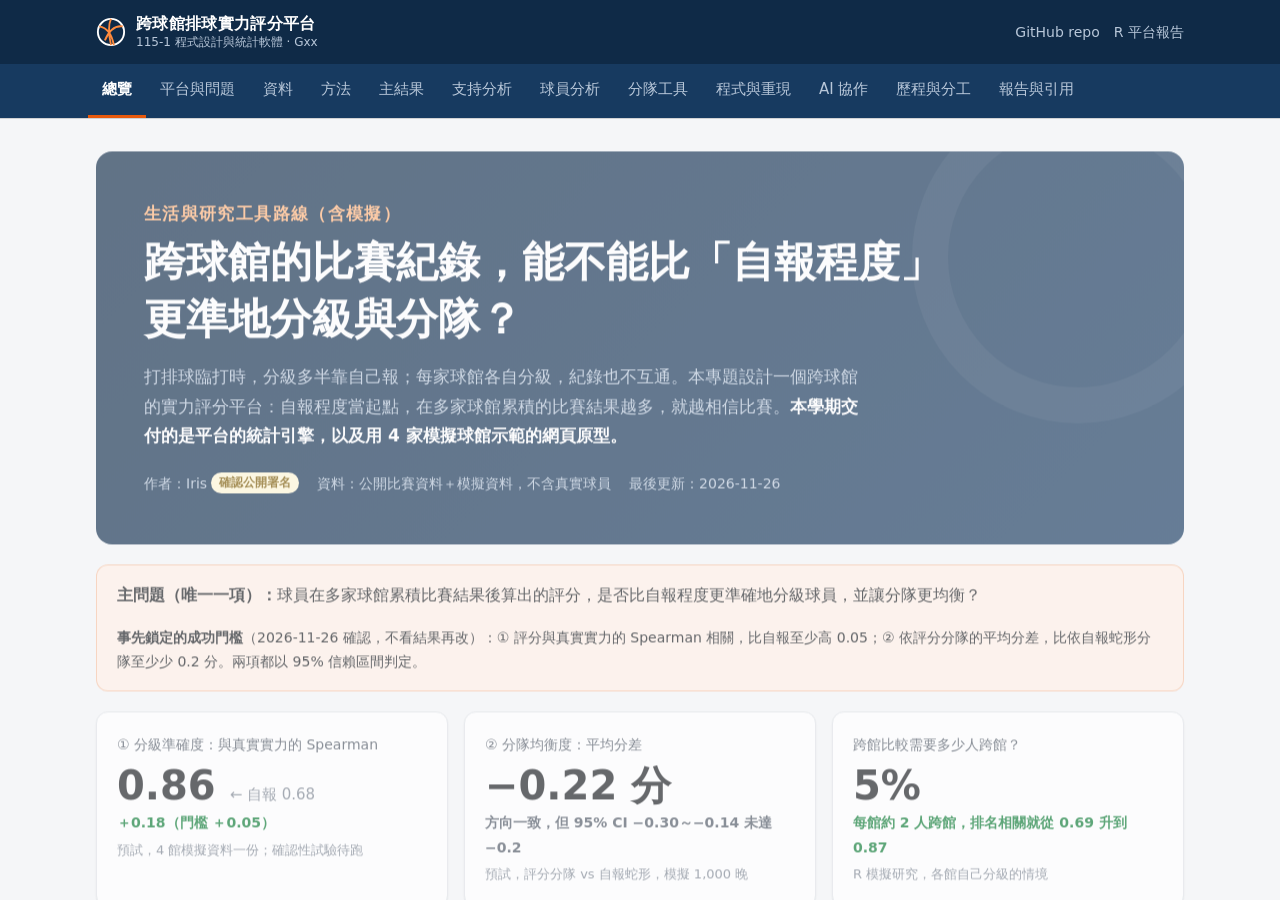
<file: index.html>
<!DOCTYPE html>
<html lang="zh-Hant-TW"><head><meta charset="UTF-8"><meta http-equiv="refresh" content="0; url=index.htm"><title>野場排球分隊專題</title></head>
<body><a href="index.htm">前往專題首頁</a></body></html>
</file>
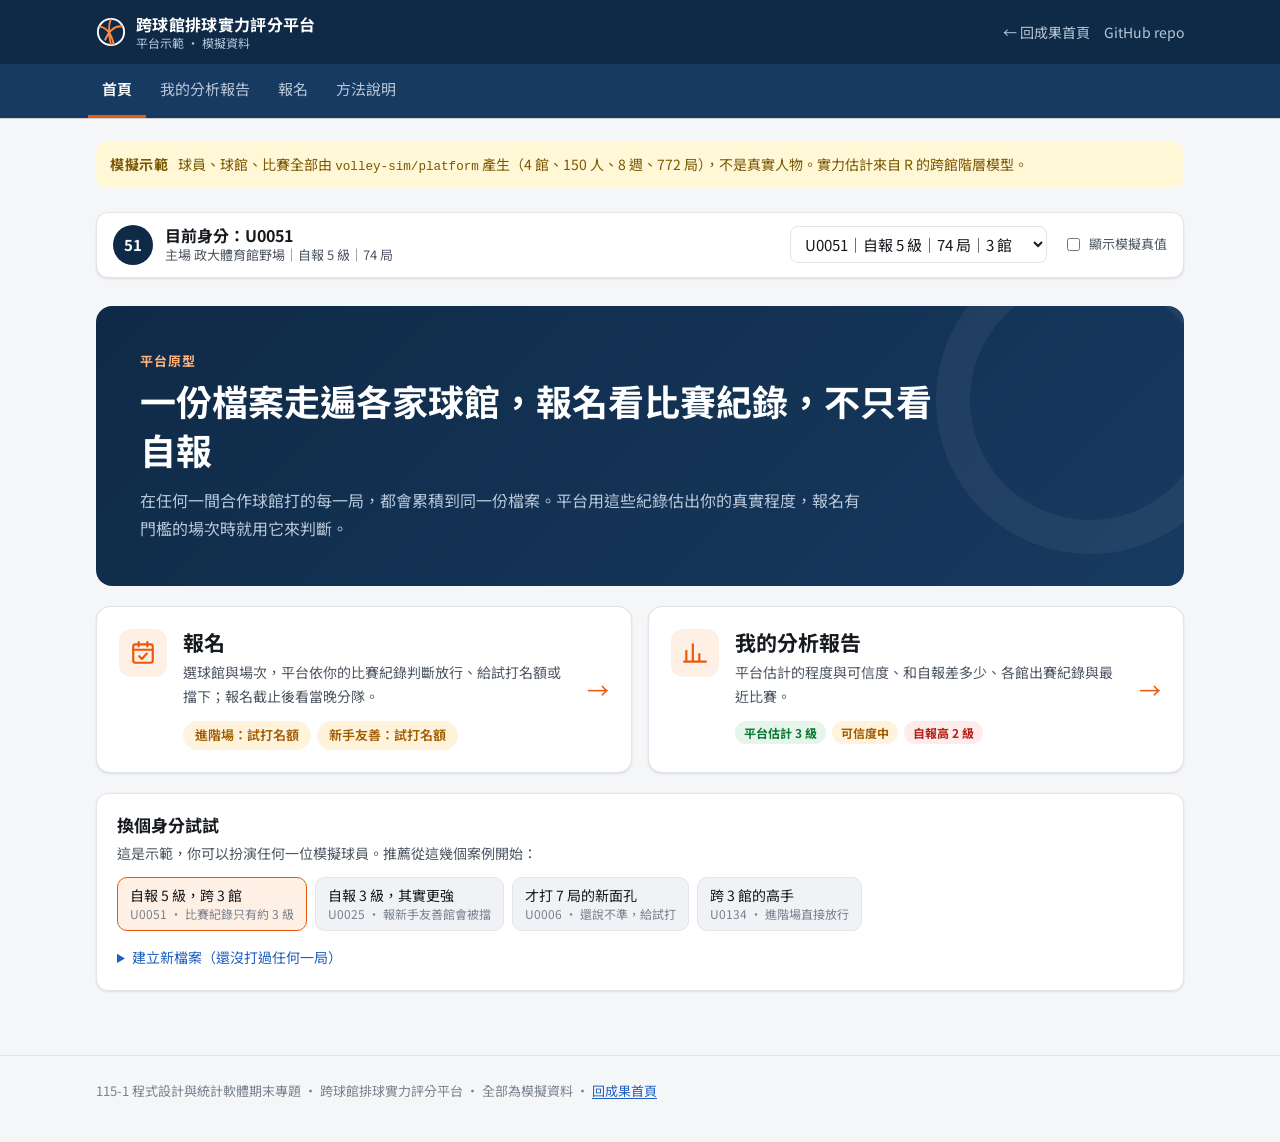
<file: platform/index.html>
<!DOCTYPE html>
<html lang="zh-Hant-TW">
<head>
  <meta charset="UTF-8">
  <meta name="viewport" content="width=device-width, initial-scale=1">
  <title>跨球館平台示範</title>
  <meta name="description" content="跨球館排球實力評分平台的互動原型：查跨館個人檔案與估計程度、試報名有門檻的球館、看當晚自動分隊。全部為模擬資料。">
  <link rel="preconnect" href="https://fonts.googleapis.com">
  <link rel="preconnect" href="https://fonts.gstatic.com" crossorigin>
  <link href="https://fonts.googleapis.com/css2?family=Noto+Sans+TC:wght@400;500;700&display=swap" rel="stylesheet">
  <link rel="stylesheet" href="../assets/style.css">
  <link rel="stylesheet" href="platform.css">
  <script>document.documentElement.classList.add('js');</script>
</head>
<body>

<header class="site-header">
  <div class="wrap">
    <a class="brand" href="../index.htm">
      <svg width="30" height="30" viewBox="0 0 32 32" aria-hidden="true"><circle cx="16" cy="16" r="14" fill="none" stroke="currentColor" stroke-width="2"/><path d="M16 2c-3 6-3 14 0 28M3.5 10c6 1 13 6 15.5 20M28.5 10c-7-1-14 3-19 15" fill="none" stroke="#ff8a3d" stroke-width="2"/></svg>
      <span>跨球館排球實力評分平台<small>平台示範 · 模擬資料</small></span>
    </a>
    <nav class="header-links" aria-label="外部連結">
      <a href="../index.htm">← 回成果首頁</a>
      <a href="https://github.com/damaria0971731211-sudo/StatSoft_FinalReport_Volleyball">GitHub repo</a>
    </nav>
  </div>
</header>

<nav class="tabs" aria-label="示範步驟">
  <ul>
    <li><a href="#home">首頁</a></li>
    <li><a href="#report">我的分析報告</a></li>
    <li><a href="#signup">報名</a></li>
    <li><a href="#how">方法說明</a></li>
  </ul>
</nav>

<main class="wrap">

  <div class="sim-banner" role="note">
    <b>模擬示範</b>
    <span>球員、球館、比賽全部由 <code>volley-sim/platform</code> 產生（4 館、150 人、8 週、772 局），不是真實人物。實力估計來自 R 的跨館階層模型。</span>
  </div>

  <!-- 目前身分（所有專區共用） -->
  <div class="persona" aria-label="目前身分">
    <div class="persona-who">
      <span class="avatar" id="avatar" aria-hidden="true"></span>
      <div><div class="persona-name" id="persona-name"></div><div class="persona-sub" id="persona-sub"></div></div>
    </div>
    <div class="persona-ctrl">
      <label for="player-select" class="sr-only">切換球員</label>
      <select id="player-select"></select>
      <label class="truth-toggle"><input type="checkbox" id="truth-toggle"> 顯示模擬真值</label>
    </div>
  </div>

  <!-- 首頁 -->
  <section class="panel" id="p-home" aria-labelledby="h-home">
    <div class="home-hero">
      <p class="eyebrow">平台原型</p>
      <h1 id="h-home">一份檔案走遍各家球館，報名看比賽紀錄，不只看自報</h1>
      <p>在任何一間合作球館打的每一局，都會累積到同一份檔案。平台用這些紀錄估出你的真實程度，報名有門檻的場次時就用它來判斷。</p>
    </div>

    <div class="entry-grid">
      <a class="entry" href="#signup">
        <span class="entry-icon" aria-hidden="true"><svg viewBox="0 0 24 24" width="26" height="26" fill="none" stroke="currentColor" stroke-width="2" stroke-linecap="round" stroke-linejoin="round"><rect x="3" y="4" width="18" height="17" rx="2"/><path d="M3 9h18M8 2v4M16 2v4M8.5 15l2.5 2.5 4.5-5"/></svg></span>
        <span class="entry-body"><span class="entry-title">報名</span>
        <span class="entry-desc">選球館與場次，平台依你的比賽紀錄判斷放行、給試打名額或擋下；報名截止後看當晚分隊。</span>
        <span class="entry-live" id="entry-signup"></span></span>
        <span class="entry-go" aria-hidden="true">→</span>
      </a>
      <a class="entry" href="#report">
        <span class="entry-icon" aria-hidden="true"><svg viewBox="0 0 24 24" width="26" height="26" fill="none" stroke="currentColor" stroke-width="2" stroke-linecap="round" stroke-linejoin="round"><path d="M4 20V10M10 20V4M16 20v-7M22 20H2"/></svg></span>
        <span class="entry-body"><span class="entry-title">我的分析報告</span>
        <span class="entry-desc">平台估計的程度與可信度、和自報差多少、各館出賽紀錄與最近比賽。</span>
        <span class="entry-live" id="entry-report"></span></span>
        <span class="entry-go" aria-hidden="true">→</span>
      </a>
    </div>

    <div class="card chooser">
      <h3 class="card-title">換個身分試試</h3>
      <p class="muted small" style="margin:0">這是示範，你可以扮演任何一位模擬球員。推薦從這幾個案例開始：</p>
      <div class="chips" id="chips" role="group" aria-label="推薦案例"></div>
      <details class="newbie" id="newbie">
        <summary>建立新檔案（還沒打過任何一局）</summary>
        <div class="newbie-row">
          <label>自報程度 <select id="nb-level"><option>1</option><option>2</option><option selected>3</option><option>4</option><option>5</option></select></label>
          <label>主場球館 <select id="nb-home"></select></label>
          <button type="button" class="btn" id="nb-go">用這份檔案示範</button>
        </div>
      </details>
    </div>
  </section>

  <!-- 我的分析報告 -->
  <section class="panel" id="p-report" aria-labelledby="h-report">
    <div class="panel-head">
      <p class="eyebrow">我的分析報告</p>
      <h2 id="h-report">我的程度，用比賽紀錄說話</h2>
      <p id="profile-sub"></p>
    </div>

    <div class="grid g4 kpi-grid" id="kpis"></div>

    <div class="grid g2">
      <div class="card">
        <h3 class="card-title">平台估計的程度落在哪一級</h3>
        <p class="muted small">把估計實力與 95% 區間換成 1~5 級的機率。橘框是你自己報的等級。</p>
        <div id="level-bars" class="level-bars"></div>
        <p class="gap-text" id="gap-text"></p>
      </div>
      <div class="card">
        <h3 class="card-title">打越多局，區間越窄</h3>
        <p class="muted small">每打完一局就更新一次（線上貝氏更新）。陰影是 95% 區間，虛線是等級切點。</p>
        <div class="chart" id="trace-chart"></div>
      </div>
    </div>

    <div class="grid g2">
      <div class="card">
        <h3 class="card-title">各館出賽紀錄</h3>
        <div class="table-wrap flat"><table id="venue-table"></table></div>
        <p class="muted small" id="bridge-note"></p>
      </div>
      <div class="card">
        <h3 class="card-title">最近 6 局</h3>
        <div class="table-wrap flat"><table id="recent-table"></table></div>
        <p class="muted small" id="atk-note"></p>
      </div>
    </div>
    <p class="panel-foot"><a href="#signup">用這份報告去報名 →</a></p>
  </section>

  <!-- 報名 -->
  <section class="panel" id="p-signup" aria-labelledby="h-signup">
    <div class="panel-head">
      <p class="eyebrow">報名</p>
      <h2 id="h-signup">選一間球館報名</h2>
      <p>有程度門檻的球館，平台算出你達到門檻的機率 P，再用三段式規則決定。</p>
    </div>

    <div class="sub-steps" aria-hidden="true"><span class="on">1 選球館</span><span class="on">2 門檻判定</span><span class="on">3 當晚分隊</span></div>

    <div class="rule-strip">
      <span class="pill pass">P ≥ 0.8　放行</span>
      <span class="pill trial">0.2 &lt; P &lt; 0.8　給試打名額</span>
      <span class="pill block">P ≤ 0.2　擋下</span>
      <span class="muted small">規則來自第 5 題：誤放（未達標卻放行）＝型一錯誤，傷害同場球友。</span>
    </div>

    <div class="venue-grid" id="venue-cards" role="radiogroup" aria-label="球館"></div>

    <div class="card decision" id="decision" aria-live="polite"></div>

    <h3 id="split">報名截止後：當晚分隊</h3>
    <p class="muted small" style="margin-top:-4px">以各館模擬資料的最後一晚名單為例，比較「只看自報」和「平台評分」兩種分法。</p>

    <div class="card chooser">
      <div class="chooser-row">
        <label for="night-select">場次</label>
        <select id="night-select"></select>
        <label class="inline-check"><input type="checkbox" id="add-me" checked> 把我加進名單（若已通過報名）</label>
      </div>
      <p class="muted small" id="night-info"></p>
    </div>

    <div class="grid g2" id="split-compare"></div>
  </section>

  <!-- 方法說明 -->
  <section class="panel" id="p-how" aria-labelledby="h-how">
    <div class="panel-head">
      <p class="eyebrow">方法說明</p>
      <h2 id="h-how">這個示範是怎麼算的</h2>
      <p>三個功能各自對應專題裡的一個統計方法。</p>
    </div>
    <div class="grid g3">
      <div class="card tight">
        <h4>實力估計（R）</h4>
        <p class="small muted">每一球 A 隊得分的 logit ＝ 兩隊平均實力差 ＋ 人數差效果。每人實力的先驗平均 ＝ 主場球館平均 ＋ β ×（自報 − 3），球館平均是隨機效果。跨館的人把各館串在同一把尺上。程式：<code>r-rating-model/R/platform_model.R</code>。</p>
      </div>
      <div class="card tight">
        <h4>報名門檻（Python 第 5 題）</h4>
        <p class="small muted">「限 4 級以上」寫成 H0：實力未達 4 級切點。P ＝ 後驗下實力 ≥ 切點的機率（常態近似）。只看自報的現況規則，放行的人有約三分之一其實未達標。結果說明：<code>python-team-split/docs/Q5_Q6_結果說明.md</code>。</p>
      </div>
      <div class="card tight">
        <h4>分隊</h4>
        <p class="small muted">評分最佳化：以估計實力蛇形發牌，再兩兩交換，讓最強與最弱隊的差距最小，並盡量每隊有舉球。預估勝率用同一個模型算到先拿到目標分數。邏輯同 <code>volleysplit/teaming.py</code>，這頁改寫成 JavaScript 在瀏覽器直接跑。</p>
      </div>
    </div>
    <div class="card" id="validity"></div>
    <p class="note">重現：<code>python volley-sim/platform_sim.py</code> → <code>Rscript analysis/07_platform_demo_export.R</code>（在 <code>r-rating-model/</code>）→ <code>python platform/src/build_platform_data.py</code>。等級切點與真值尺度的換算用到模擬真值（斜率 k），真實平台要改用試打資料校準，這是本示範的限制。</p>
  </section>

</main>

<footer>
  <div class="wrap">115-1 程式設計與統計軟體期末專題 · 跨球館排球實力評分平台 · 全部為模擬資料 · <a href="../index.htm">回成果首頁</a></div>
</footer>

<div class="tooltip" id="tooltip" role="tooltip"></div>
<script src="platform-data.js"></script>
<script src="platform.js"></script>
</body>
</html>
</file>
<file: assets/style.css>
/* 野場排球分隊專題 成果網站樣式 */
:root {
  color-scheme: light;
  --bg: #f5f6f8;
  --surface: #ffffff;
  --surface-2: #f0f2f5;
  --text: #16191d;
  --text-2: #4d5662;
  --text-3: #79828e;
  --border: #e1e4e8;
  --grid: #e9ebef;
  --brand: #0f2a47;          /* 深藍 */
  --brand-2: #173a60;
  --on-brand: #ffffff;
  --on-brand-2: #b8c7d9;
  --accent: #e8590c;         /* 排球橘 */
  --accent-soft: #fff0e6;
  --link: #1f5fbf;
  --series-1: #257de0;
  --series-2: #f47230;
  --series-3: #00b894;
  --muted-mark: #a7b0bb;
  --good: #0a7a32;
  --todo-bg: #fff7d6;
  --todo-text: #7a5800;
  --shadow: 0 1px 2px rgba(16, 24, 40, .05), 0 1px 3px rgba(16, 24, 40, .06);
}
@media (prefers-color-scheme: dark) {
  :root:not([data-theme="light"]) {
    color-scheme: dark;
    --bg: #101317;
    --surface: #181c21;
    --surface-2: #20252c;
    --text: #e8ebef;
    --text-2: #b3bbc5;
    --text-3: #8a939e;
    --border: #2c323a;
    --grid: #262b32;
    --brand: #0b1d31;
    --brand-2: #12283f;
    --on-brand: #f2f5f8;
    --on-brand-2: #9fb2c8;
    --accent: #ff8a3d;
    --accent-soft: #2c1c10;
    --link: #8ab4ff;
    --series-1: #338ced;
    --series-2: #e76624;
    --series-3: #00a888;
    --muted-mark: #5d6672;
    --good: #3fbf6a;
    --todo-bg: #2b2410;
    --todo-text: #f0d27a;
    --shadow: none;
  }
}
:root[data-theme="dark"] {
  color-scheme: dark;
  --bg: #101317; --surface: #181c21; --surface-2: #20252c; --text: #e8ebef; --text-2: #b3bbc5; --text-3: #8a939e;
  --border: #2c323a; --grid: #262b32; --brand: #0b1d31; --brand-2: #12283f; --on-brand: #f2f5f8; --on-brand-2: #9fb2c8;
  --accent: #ff8a3d; --accent-soft: #2c1c10; --link: #8ab4ff; --series-1: #338ced; --series-2: #e76624; --series-3: #00a888;
  --muted-mark: #5d6672; --good: #3fbf6a; --todo-bg: #2b2410; --todo-text: #f0d27a; --shadow: none;
}

* { box-sizing: border-box; }
html { -webkit-text-size-adjust: 100%; }
body {
  margin: 0; background: var(--bg); color: var(--text);
  font-family: "Noto Sans TC", "PingFang TC", "Microsoft JhengHei", system-ui, sans-serif;
  font-size: 16px; line-height: 1.75;
}
a { color: var(--link); text-underline-offset: 2px; }
code { font-family: ui-monospace, SFMono-Regular, Menlo, Consolas, monospace; font-size: .9em; background: var(--surface-2); padding: 1px 5px; border-radius: 4px; }
pre { background: var(--surface-2); border: 1px solid var(--border); border-radius: 8px; padding: 12px 14px; overflow-x: auto; font-size: 14px; line-height: 1.6; }
pre code { background: none; padding: 0; }
img { max-width: 100%; height: auto; }
.wrap { max-width: 1120px; margin: 0 auto; padding: 0 16px; }

/* 頁首 */
.site-header { background: var(--brand); color: var(--on-brand); }
.site-header .wrap { display: flex; align-items: center; justify-content: space-between; gap: 12px; padding-top: 14px; padding-bottom: 14px; }
.brand { display: flex; align-items: center; gap: 10px; color: var(--on-brand); text-decoration: none; font-weight: 700; letter-spacing: .02em; }
.brand svg { flex: none; }
.brand small { display: block; font-weight: 400; font-size: 12px; color: var(--on-brand-2); letter-spacing: 0; line-height: 1.3; }
.brand span { line-height: 1.3; }
.header-links { display: flex; gap: 14px; font-size: 14px; }
.header-links a { color: var(--on-brand-2); text-decoration: none; }
.header-links a:hover { color: var(--on-brand); }

/* 分頁列 */
.tabs { position: sticky; top: 0; z-index: 20; background: var(--brand-2); box-shadow: 0 1px 0 rgba(0,0,0,.15); }
.tabs ul { list-style: none; margin: 0 auto; padding: 0 8px; max-width: 1120px; display: flex; overflow-x: auto; scrollbar-width: none; }
.tabs ul::-webkit-scrollbar { display: none; }
.tabs a {
  display: block; white-space: nowrap; padding: 12px 14px; font-size: 15px;
  color: var(--on-brand-2); text-decoration: none; border-bottom: 3px solid transparent;
}
.tabs a:hover { color: var(--on-brand); }
.tabs a[aria-current="page"] { color: var(--on-brand); border-bottom-color: var(--accent); font-weight: 600; }

/* 分頁內容 */
main.wrap { padding-top: 32px; padding-bottom: 56px; }
.panel { display: block; }
.js .panel { display: none; }
.js .panel.active { display: block; animation: fade .18s ease-out; }
@keyframes fade { from { opacity: 0; transform: translateY(4px); } to { opacity: 1; transform: none; } }
@media (prefers-reduced-motion: reduce) { .js .panel.active { animation: none; } }

.panel-head { margin-bottom: 24px; }
.eyebrow { color: var(--accent); font-weight: 700; font-size: 13px; letter-spacing: .08em; margin: 0 0 4px; }
h1, h2, h3 { line-height: 1.35; }
.panel-head h2 { font-size: clamp(24px, 4vw, 32px); margin: 0 0 8px; }
.panel-head p { color: var(--text-2); margin: 0; max-width: 760px; }
.rubric { display: inline-flex; flex-wrap: wrap; gap: 6px; margin-top: 12px; }
.rubric span { font-size: 12px; color: var(--text-2); background: var(--surface); border: 1px solid var(--border); border-radius: 999px; padding: 2px 10px; }
h3 { font-size: 19px; margin: 32px 0 10px; }
h4 { font-size: 16px; margin: 0 0 6px; }

/* 版面元件 */
.grid { display: grid; gap: 16px; }
.g2 { grid-template-columns: repeat(auto-fit, minmax(300px, 1fr)); }
.g3 { grid-template-columns: repeat(auto-fit, minmax(240px, 1fr)); }
.g4 { grid-template-columns: repeat(auto-fit, minmax(200px, 1fr)); }
.card { background: var(--surface); border: 1px solid var(--border); border-radius: 12px; padding: 20px; box-shadow: var(--shadow); min-width: 0; }
.card > :first-child { margin-top: 0; }
.card > :last-child { margin-bottom: 0; }
.card.tight { padding: 16px; }
.muted { color: var(--text-2); }
.small { font-size: 14px; }
.note { font-size: 14px; color: var(--text-2); border-left: 3px solid var(--border); padding: 2px 0 2px 12px; margin: 16px 0; }
.callout { background: var(--accent-soft); border: 1px solid color-mix(in srgb, var(--accent) 30%, transparent); border-radius: 12px; padding: 16px 20px; }
.callout > :first-child { margin-top: 0; } .callout > :last-child { margin-bottom: 0; }
.todo { display: inline-block; font-size: 12px; font-weight: 600; padding: 0 8px; border-radius: 999px; background: var(--todo-bg); color: var(--todo-text); vertical-align: 2px; margin-left: 4px; }

/* 總覽首屏 */
.hero { background: linear-gradient(135deg, var(--brand) 0%, var(--brand-2) 100%); color: var(--on-brand); border-radius: 16px; padding: clamp(24px, 5vw, 48px); position: relative; overflow: hidden; }
.hero::after { content: ""; position: absolute; right: -60px; top: -60px; width: 260px; height: 260px; border-radius: 50%; border: 36px solid rgba(255,255,255,.05); }
.hero .eyebrow { color: #ffb37a; }
.hero h1 { font-size: clamp(26px, 5vw, 42px); margin: 6px 0 14px; max-width: 820px; }
.hero p { color: var(--on-brand-2); max-width: 720px; margin: 0; font-size: 17px; }
.hero .q { color: var(--on-brand); font-weight: 600; }
.hero-meta { display: flex; flex-wrap: wrap; gap: 6px 18px; margin-top: 20px; font-size: 14px; color: var(--on-brand-2); }

.kpis { margin-top: 20px; }
.kpi .label { font-size: 14px; color: var(--text-2); }
.kpi .value { font-size: clamp(30px, 5vw, 40px); font-weight: 700; line-height: 1.15; margin: 6px 0 2px; font-variant-numeric: tabular-nums; }
.kpi .from { font-size: 15px; color: var(--text-3); font-weight: 500; }
.kpi .delta { font-size: 14px; color: var(--good); font-weight: 600; }
.kpi .sub { font-size: 13px; color: var(--text-3); margin-top: 4px; }

.navcards a.card { display: block; text-decoration: none; color: var(--text); transition: border-color .15s, transform .15s; }
.navcards a.card:hover { border-color: var(--accent); transform: translateY(-2px); }
.navcards .num { color: var(--accent); font-weight: 700; font-size: 13px; }
.navcards p { color: var(--text-2); font-size: 14px; margin: 4px 0 0; }

/* 表格 */
.table-wrap { overflow-x: auto; border: 1px solid var(--border); border-radius: 12px; background: var(--surface); }
table { border-collapse: collapse; width: 100%; font-size: 15px; }
th, td { padding: 10px 14px; text-align: left; border-bottom: 1px solid var(--border); vertical-align: top; }
tr:last-child td { border-bottom: none; }
th { background: var(--surface-2); font-weight: 600; font-size: 14px; color: var(--text-2); white-space: nowrap; }
td.num, th.num { text-align: right; font-variant-numeric: tabular-nums; white-space: nowrap; }
tr.hl td { background: var(--accent-soft); }

/* 流程圖 */
.flow { display: grid; grid-template-columns: repeat(auto-fit, minmax(170px, 1fr)); gap: 12px; counter-reset: step; }
.flow .step { position: relative; background: var(--surface); border: 1px solid var(--border); border-radius: 12px; padding: 16px; }
.flow .step .lang { font-size: 12px; font-weight: 700; padding: 1px 8px; border-radius: 999px; display: inline-block; margin-bottom: 6px; }
.lang.py { background: color-mix(in srgb, var(--series-1) 15%, transparent); color: var(--series-1); }
.lang.r { background: color-mix(in srgb, var(--series-3) 18%, transparent); color: var(--series-3); }
.lang.ai { background: color-mix(in srgb, var(--series-2) 18%, transparent); color: var(--series-2); }
.flow .step h4 { margin-bottom: 4px; }
.flow .step p { margin: 0; font-size: 14px; color: var(--text-2); }
.flow .step .io { margin-top: 8px; font-size: 12px; color: var(--text-3); }

.ai-flow { display: flex; flex-wrap: wrap; gap: 8px; list-style: none; padding: 0; margin: 0 0 8px; }
.ai-flow li { background: var(--surface); border: 1px solid var(--border); border-radius: 999px; padding: 4px 14px; font-size: 14px; }
.ai-flow li b { color: var(--accent); margin-right: 4px; }

/* 圖表 */
.chart { width: 100%; }
.chart svg { display: block; width: 100%; height: auto; overflow: visible; }
.chart text { fill: var(--text-2); font-size: 12px; font-family: inherit; }
.chart .t-strong { fill: var(--text); font-weight: 600; }
.chart .gridline { stroke: var(--grid); stroke-width: 1; }
.chart .axis { stroke: var(--border); }
.chart .whisker { stroke-width: 2; stroke-linecap: round; }
.chart .hit { fill: transparent; cursor: default; }
.legend { display: flex; flex-wrap: wrap; gap: 6px 16px; font-size: 13px; color: var(--text-2); margin: 0 0 8px; }
.legend i { display: inline-block; width: 10px; height: 10px; border-radius: 50%; margin-right: 6px; vertical-align: 0; }
figure { margin: 0; }
figcaption { font-size: 13px; color: var(--text-3); margin-top: 10px; }
.tooltip { position: fixed; z-index: 50; pointer-events: none; background: var(--surface); color: var(--text); border: 1px solid var(--border); border-radius: 8px; padding: 8px 10px; font-size: 13px; line-height: 1.5; box-shadow: 0 4px 16px rgba(0,0,0,.15); opacity: 0; transition: opacity .1s; max-width: 260px; }
.tooltip.show { opacity: 1; }
.tooltip b { font-variant-numeric: tabular-nums; }

/* 球員查詢 */
.picker { display: flex; flex-wrap: wrap; gap: 10px; align-items: center; margin-bottom: 16px; }
.picker label { font-size: 14px; color: var(--text-2); }
select { font: inherit; font-size: 15px; padding: 6px 10px; border-radius: 8px; border: 1px solid var(--border); background: var(--surface); color: var(--text); }
.stat-row { display: grid; grid-template-columns: repeat(auto-fit, minmax(110px, 1fr)); gap: 10px; }
.stat { background: var(--surface-2); border-radius: 8px; padding: 10px 12px; }
.stat .k { font-size: 12px; color: var(--text-3); }
.stat .v { font-size: 20px; font-weight: 700; font-variant-numeric: tabular-nums; }

.links { list-style: none; padding: 0; margin: 0; }
.links li { padding: 10px 0; border-bottom: 1px solid var(--border); display: flex; flex-wrap: wrap; gap: 4px 12px; justify-content: space-between; }
.links li:last-child { border-bottom: none; }
.links .what { color: var(--text-2); font-size: 14px; }

footer { border-top: 1px solid var(--border); padding: 24px 0 40px; color: var(--text-3); font-size: 13px; }

@media (max-width: 600px) {
  .header-links { display: none; }
  .card { padding: 16px; }
  th, td { padding: 8px 10px; }
}
</file>
<file: platform/platform.css>
/* 平台示範頁：沿用 ../assets/style.css 的色彩 token，只補這頁需要的元件 */
:root { --pass: #0a7a32; --pass-soft: #e6f4ea; --trial: #a15c00; --trial-soft: #fff3dc; --block: #b42318; --block-soft: #fdecea; }
@media (prefers-color-scheme: dark) {
  :root:not([data-theme="light"]) { --pass: #3fbf6a; --pass-soft: #12281a; --trial: #f0b14a; --trial-soft: #2b2210; --block: #f97066; --block-soft: #2e1513; }
}
:root[data-theme="dark"] { --pass: #3fbf6a; --pass-soft: #12281a; --trial: #f0b14a; --trial-soft: #2b2210; --block: #f97066; --block-soft: #2e1513; }

html { scroll-behavior: smooth; scroll-padding-top: 56px; }
@media (prefers-reduced-motion: reduce) { html { scroll-behavior: auto; } }
main.wrap { padding-top: 24px; }

.sim-banner { display: flex; gap: 10px; align-items: baseline; flex-wrap: wrap; background: var(--todo-bg); color: var(--todo-text); border-radius: 10px; padding: 10px 14px; font-size: 14px; margin-bottom: 24px; }
.sim-banner b { font-weight: 700; letter-spacing: .04em; }
.sim-banner code { background: transparent; padding: 0; color: inherit; }

.intro h1 { font-size: clamp(24px, 4.2vw, 34px); margin: 4px 0 8px; max-width: 860px; }
.intro p { margin: 0 0 20px; max-width: 760px; }

.chooser { margin-bottom: 8px; }
.chooser-row { display: flex; flex-wrap: wrap; gap: 10px; align-items: center; }
.chooser-row > label { font-weight: 600; font-size: 14px; }
.chips { display: flex; flex-wrap: wrap; gap: 8px; margin-top: 12px; }
.chip { font: inherit; font-size: 14px; text-align: left; cursor: pointer; background: var(--surface-2); color: var(--text); border: 1px solid var(--border); border-radius: 10px; padding: 8px 12px; line-height: 1.4; transition: border-color .15s; }
.chip small { display: block; color: var(--text-3); font-size: 12px; }
.chip:hover { border-color: var(--accent); }
.chip[aria-pressed="true"] { border-color: var(--accent); background: var(--accent-soft); }
.newbie { margin-top: 14px; font-size: 14px; }
.newbie summary { cursor: pointer; color: var(--link); }
.newbie-row { display: flex; flex-wrap: wrap; gap: 12px; align-items: center; margin-top: 10px; }
.btn { font: inherit; font-size: 14px; font-weight: 600; background: var(--accent); color: #fff; border: 0; border-radius: 8px; padding: 7px 14px; cursor: pointer; }
.btn:hover { filter: brightness(1.05); }
.truth-toggle, .inline-check { display: inline-flex; gap: 6px; align-items: center; font-size: 13px; color: var(--text-2); margin-top: 12px; cursor: pointer; }
.inline-check { margin-top: 0; }

.step { margin-top: 44px; }
.step-head { display: flex; gap: 14px; align-items: flex-start; margin-bottom: 16px; }
.step-head h2 { font-size: clamp(21px, 3.4vw, 26px); margin: 0 0 2px; }
.step-head p { margin: 0; }
.step-num { flex: none; width: 34px; height: 34px; border-radius: 50%; background: var(--brand); color: var(--on-brand); display: grid; place-items: center; font-weight: 700; margin-top: 2px; }
.step .grid + .grid { margin-top: 16px; }
.kpi-grid { margin-bottom: 16px; }
.card-title { font-size: 17px; margin: 0 0 4px; }

.kpi .value.sm { font-size: clamp(22px, 3.6vw, 28px); }
.kpi .value .unit { font-size: 15px; font-weight: 500; color: var(--text-3); margin-left: 2px; }
.badge { display: inline-block; font-size: 12px; font-weight: 700; border-radius: 999px; padding: 1px 9px; vertical-align: 3px; }
.badge.up { background: var(--block-soft); color: var(--block); }
.badge.down { background: color-mix(in srgb, var(--series-1) 14%, transparent); color: var(--series-1); }
.badge.same { background: var(--pass-soft); color: var(--pass); }
.badge.hi { background: var(--pass-soft); color: var(--pass); }
.badge.mid { background: var(--trial-soft); color: var(--trial); }
.badge.lo { background: var(--block-soft); color: var(--block); }

/* 等級機率長條 */
.level-bars { display: grid; gap: 8px; margin: 14px 0 10px; }
.lb { display: grid; grid-template-columns: 52px 1fr 52px; gap: 10px; align-items: center; font-size: 14px; }
.lb .name { color: var(--text-2); border: 2px solid transparent; border-radius: 6px; padding: 0 6px; text-align: center; }
.lb.self .name { border-color: var(--accent); color: var(--text); font-weight: 600; }
.lb .track { height: 14px; background: var(--surface-2); border-radius: 4px; overflow: hidden; }
.lb .fill { height: 100%; background: var(--series-1); border-radius: 0 4px 4px 0; min-width: 2px; transition: width .3s; }
.lb.top .fill { background: var(--brand-2); }
.lb .pct { text-align: right; font-variant-numeric: tabular-nums; color: var(--text-2); }
.gap-text { margin: 8px 0 0; font-size: 15px; }

.table-wrap.flat { border: 0; border-radius: 0; background: transparent; }
.table-wrap.flat table { font-size: 14px; }
.table-wrap.flat th, .table-wrap.flat td { padding: 8px 10px; }
.tag-home { font-size: 11px; color: var(--accent); font-weight: 700; margin-left: 4px; }
.w { color: var(--pass); font-weight: 600; } .l { color: var(--text-3); }

/* 報名 */
.rule-strip { display: flex; flex-wrap: wrap; gap: 8px; align-items: center; margin-bottom: 16px; }
.pill { font-size: 13px; font-weight: 600; border-radius: 999px; padding: 3px 12px; }
.pill.pass { background: var(--pass-soft); color: var(--pass); }
.pill.trial { background: var(--trial-soft); color: var(--trial); }
.pill.block { background: var(--block-soft); color: var(--block); }
.venue-grid { display: grid; grid-template-columns: repeat(auto-fit, minmax(220px, 1fr)); gap: 12px; margin-bottom: 16px; }
.venue { font: inherit; text-align: left; cursor: pointer; background: var(--surface); color: var(--text); border: 1px solid var(--border); border-radius: 12px; padding: 14px 16px; box-shadow: var(--shadow); transition: border-color .15s, transform .15s; position: relative; }
.venue:hover { border-color: var(--accent); }
.venue[aria-checked="true"] { border-color: var(--accent); box-shadow: 0 0 0 2px color-mix(in srgb, var(--accent) 35%, transparent); }
.venue h4 { margin: 0 0 2px; font-size: 15px; }
.venue .vmeta { font-size: 12px; color: var(--text-3); line-height: 1.5; }
.venue .vlimit { display: inline-block; margin-top: 8px; font-size: 12px; font-weight: 600; border-radius: 6px; padding: 1px 8px; background: var(--surface-2); color: var(--text-2); }
.venue .vlimit.on { background: var(--accent-soft); color: var(--accent); }
.venue .vfoot { display: flex; justify-content: space-between; align-items: center; gap: 8px; margin-top: 8px; }
.venue .vfoot .vlimit { margin-top: 0; }
.pill.free { background: var(--surface-2); color: var(--text-2); }

.decision { border-width: 2px; }
.decision.pass { border-color: var(--pass); }
.decision.trial { border-color: var(--trial); }
.decision.block { border-color: var(--block); }
.decision.free { border-color: var(--border); }
.verdict { display: flex; flex-wrap: wrap; gap: 14px 24px; align-items: center; }
.verdict .big { font-size: clamp(26px, 4.6vw, 34px); font-weight: 700; line-height: 1.2; }
.verdict .big.pass { color: var(--pass); } .verdict .big.trial { color: var(--trial); } .verdict .big.block { color: var(--block); }
.verdict .pnum { font-size: 14px; color: var(--text-2); }
.verdict .pnum b { font-size: 22px; color: var(--text); font-variant-numeric: tabular-nums; }
.pscale { position: relative; height: 34px; margin: 18px 0 6px; }
.pscale .bar { position: absolute; left: 0; right: 0; top: 10px; height: 12px; border-radius: 6px; overflow: hidden; display: flex; }
.pscale .bar span:nth-child(1) { width: 20%; background: var(--block-soft); }
.pscale .bar span:nth-child(2) { width: 60%; background: var(--trial-soft); }
.pscale .bar span:nth-child(3) { width: 20%; background: var(--pass-soft); }
.pscale .mk { position: absolute; top: 2px; width: 4px; height: 28px; margin-left: -2px; border-radius: 2px; background: var(--text); transition: left .3s; }
.pscale .ticks { position: absolute; left: 0; right: 0; top: 24px; font-size: 11px; color: var(--text-3); }
.pscale .ticks span { position: absolute; transform: translateX(-50%); }
.compare-self { margin-top: 18px; display: grid; grid-template-columns: repeat(auto-fit, minmax(240px, 1fr)); gap: 12px; }
.compare-self > div { background: var(--surface-2); border-radius: 10px; padding: 12px 14px; font-size: 14px; }
.compare-self h5 { margin: 0 0 4px; font-size: 13px; color: var(--text-3); font-weight: 600; }
.truth-line { margin-top: 12px; font-size: 13px; color: var(--todo-text); background: var(--todo-bg); border-radius: 8px; padding: 6px 10px; }

/* 分隊 */
.split-card h3 { margin: 0 0 2px; font-size: 17px; }
.split-sum { display: grid; grid-template-columns: repeat(auto-fit, minmax(120px, 1fr)); gap: 8px; margin: 12px 0; }
.teams { display: grid; grid-template-columns: repeat(auto-fill, minmax(150px, 1fr)); gap: 8px; }
.team { background: var(--surface-2); border-radius: 10px; padding: 10px 12px; font-size: 13px; }
.team h4 { font-size: 14px; margin: 0; display: flex; justify-content: space-between; gap: 6px; }
.team h4 span { font-weight: 500; color: var(--text-3); font-variant-numeric: tabular-nums; }
.team ul { list-style: none; padding: 0; margin: 6px 0 0; }
.team li { display: flex; justify-content: space-between; gap: 6px; font-variant-numeric: tabular-nums; }
.team li.me { color: var(--accent); font-weight: 700; }
.team li .lv { color: var(--text-3); }
.strength-bar { height: 6px; background: var(--grid); border-radius: 3px; margin-top: 6px; position: relative; }
.strength-bar i { position: absolute; top: -2px; width: 10px; height: 10px; border-radius: 50%; background: var(--series-1); margin-left: -5px; }
.split-card.best { border-color: var(--accent); }

#validity h4 { margin: 0 0 8px; }
.vgrid { display: grid; grid-template-columns: repeat(auto-fit, minmax(150px, 1fr)); gap: 10px; }

@media (max-width: 600px) {
  .lb { grid-template-columns: 44px 1fr 44px; }
  .step { margin-top: 32px; }
}
.chooser select { max-width: 100%; min-width: 0; }

/* ---- 分區版：身分列、首頁入口 ---- */
.sr-only { position: absolute; width: 1px; height: 1px; overflow: hidden; clip: rect(0 0 0 0); white-space: nowrap; }
.persona { display: flex; flex-wrap: wrap; gap: 12px 20px; align-items: center; justify-content: space-between; background: var(--surface); border: 1px solid var(--border); border-radius: 12px; padding: 12px 16px; margin-bottom: 28px; box-shadow: var(--shadow); }
.persona-who { display: flex; gap: 12px; align-items: center; min-width: 0; }
.avatar { flex: none; width: 40px; height: 40px; border-radius: 50%; background: var(--brand); color: var(--on-brand); display: grid; place-items: center; font-weight: 700; font-size: 15px; }
.persona-name { font-weight: 700; line-height: 1.3; }
.persona-sub { font-size: 13px; color: var(--text-2); line-height: 1.4; }
.persona-ctrl { display: flex; flex-wrap: wrap; gap: 8px 16px; align-items: center; min-width: 0; }
.persona-ctrl .truth-toggle { margin-top: 0; }

.home-hero { background: linear-gradient(135deg, var(--brand) 0%, var(--brand-2) 100%); color: var(--on-brand); border-radius: 16px; padding: clamp(24px, 5vw, 44px); position: relative; overflow: hidden; }
.home-hero::after { content: ""; position: absolute; right: -60px; top: -60px; width: 240px; height: 240px; border-radius: 50%; border: 34px solid rgba(255,255,255,.05); }
.home-hero .eyebrow { color: #ffb37a; }
.home-hero h1 { font-size: clamp(24px, 4.4vw, 36px); margin: 4px 0 12px; max-width: 820px; }
.home-hero p { color: var(--on-brand-2); margin: 0; max-width: 720px; }

.entry-grid { display: grid; grid-template-columns: repeat(auto-fit, minmax(300px, 1fr)); gap: 16px; margin: 20px 0; }
.entry { display: flex; gap: 16px; align-items: flex-start; text-decoration: none; color: var(--text); background: var(--surface); border: 1px solid var(--border); border-radius: 14px; padding: 22px; box-shadow: var(--shadow); transition: border-color .15s, transform .15s; }
.entry:hover { border-color: var(--accent); transform: translateY(-2px); }
.entry-icon { flex: none; width: 48px; height: 48px; border-radius: 12px; display: grid; place-items: center; background: var(--accent-soft); color: var(--accent); }
.entry-body { flex: 1; min-width: 0; display: block; }
.entry-title { display: block; font-size: 21px; font-weight: 700; line-height: 1.3; }
.entry-desc { display: block; color: var(--text-2); font-size: 14px; margin-top: 4px; }
.entry-live { display: flex; flex-wrap: wrap; gap: 6px; margin-top: 12px; }
.entry-go { flex: none; font-size: 22px; color: var(--accent); align-self: center; }
.panel-foot { margin: 24px 0 0; text-align: right; font-weight: 600; }
.panel-foot a { text-decoration: none; }
.sub-steps { display: flex; flex-wrap: wrap; gap: 6px; margin: -8px 0 16px; font-size: 13px; }
.sub-steps span { background: var(--surface-2); color: var(--text-2); border-radius: 999px; padding: 2px 12px; }
#p-report .grid + .grid, #p-report .kpi-grid + .grid { margin-top: 16px; }
#p-signup h3#split { margin-top: 36px; }
</file>
